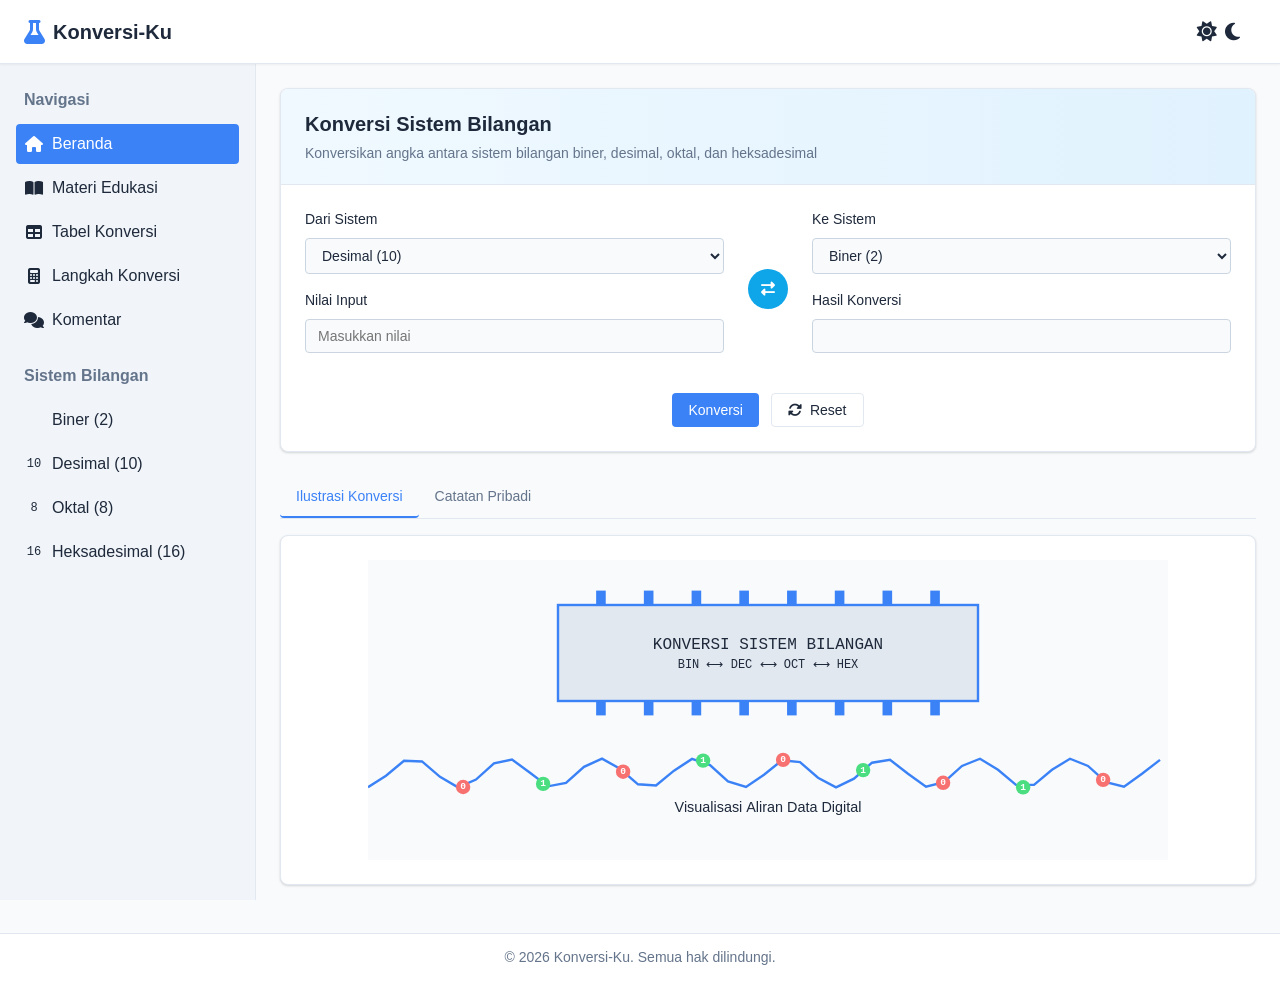
<file: index.html>
<!DOCTYPE html>
<html lang="id">
<head>
    <meta charset="UTF-8">
    <meta name="viewport" content="width=device-width, initial-scale=1.0">
    <title>Konversi-Ku | Edukasi Sistem Bilangan</title>
    <link rel="stylesheet" href="css/style.css">
    <link rel="stylesheet" href="css/dark-mode.css">
    <link rel="stylesheet" href="https://cdnjs.cloudflare.com/ajax/libs/font-awesome/6.4.0/css/all.min.css">
</head>
<body>
    <div class="container">
        <!-- Header -->
        <header>
            <div class="logo">
                <i class="fas fa-flask"></i>
                <h1>Konversi-Ku</h1>
            </div>
            <button id="dark-mode-toggle" class="dark-mode-toggle">
                <i class="fas fa-sun"></i>
                <i class="fas fa-moon"></i>
            </button>
            <button id="mobile-menu-toggle" class="mobile-menu-toggle">
                <i class="fas fa-bars"></i>
            </button>
        </header>

        <div class="content-wrapper">
            <!-- Sidebar -->
            <aside class="sidebar">
                <nav>
                    <h2>Navigasi</h2>
                    <ul>
                        <li class="active"><a href="index.html"><i class="fas fa-home"></i> Beranda</a></li>
                        <li><a href="pages/materi.html"><i class="fas fa-book-open"></i> Materi Edukasi</a></li>
                        <li><a href="pages/tabel-konversi.html"><i class="fas fa-table"></i> Tabel Konversi</a></li>
                        <li><a href="pages/langkah-konversi.html"><i class="fas fa-calculator"></i> Langkah Konversi</a></li>
                        <li><a href="pages/komentar.html"><i class="fas fa-comments"></i> Komentar</a></li>
                    </ul>

                    <h2>Sistem Bilangan</h2>
                    <ul>
                        <li><a href="#"><i class="fas fa-binary"></i> Biner (2)</a></li>
                        <li><a href="#"><span class="number-icon">10</span> Desimal (10)</a></li>
                        <li><a href="#"><span class="number-icon">8</span> Oktal (8)</a></li>
                        <li><a href="#"><span class="number-icon">16</span> Heksadesimal (16)</a></li>
                    </ul>
                </nav>
            </aside>

            <!-- Main Content -->
            <main>
                <div class="card konversi-card">
                    <div class="card-header">
                        <h2>Konversi Sistem Bilangan</h2>
                        <p>Konversikan angka antara sistem bilangan biner, desimal, oktal, dan heksadesimal</p>
                    </div>
                    <div class="card-body">
                        <div class="konversi-container">
                            <div class="konversi-input">
                                <div class="form-group">
                                    <label for="from-system">Dari Sistem</label>
                                    <select id="from-system">
                                        <option value="binary">Biner (2)</option>
                                        <option value="decimal" selected>Desimal (10)</option>
                                        <option value="octal">Oktal (8)</option>
                                        <option value="hexadecimal">Heksadesimal (16)</option>
                                    </select>
                                </div>
                                <div class="form-group">
                                    <label for="input-value">Nilai Input</label>
                                    <input type="text" id="input-value" placeholder="Masukkan nilai">
                                </div>
                            </div>

                            <div class="konversi-switch">
                                <button id="swap-button"><i class="fas fa-exchange-alt"></i></button>
                            </div>

                            <div class="konversi-output">
                                <div class="form-group">
                                    <label for="to-system">Ke Sistem</label>
                                    <select id="to-system">
                                        <option value="binary" selected>Biner (2)</option>
                                        <option value="decimal">Desimal (10)</option>
                                        <option value="octal">Oktal (8)</option>
                                        <option value="hexadecimal">Heksadesimal (16)</option>
                                    </select>
                                </div>
                                <div class="form-group">
                                    <label for="output-value">Hasil Konversi</label>
                                    <input type="text" id="output-value" readonly>
                                </div>
                            </div>
                        </div>

                        <div class="button-group">
                            <button id="convert-button" class="primary-button">Konversi</button>
                            <button id="reset-button" class="secondary-button"><i class="fas fa-sync-alt"></i> Reset</button>
                        </div>
                    </div>
                </div>

                <div class="tabs">
                    <div class="tab-header">
                        <button class="tab-button active" data-tab="ilustrasi">Ilustrasi Konversi</button>
                        <button class="tab-button" data-tab="catatan">Catatan Pribadi</button>
                    </div>
                    <div class="tab-content">
                        <div id="ilustrasi" class="tab-pane active">
                            <div class="card">
                                <div class="card-body">
                                    <canvas id="ilustrasi-canvas" width="800" height="300"></canvas>
                                </div>
                            </div>
                        </div>
                        <div id="catatan" class="tab-pane">
                            <div class="card">
                                <div class="card-body">
                                    <h3>Catatan Pribadi</h3>
                                    <textarea id="notes" placeholder="Tulis catatan pribadi Anda tentang konversi sistem bilangan di sini..."></textarea>
                                </div>
                            </div>
                        </div>
                    </div>
                </div>
            </main>
        </div>

        <!-- Footer -->
        <footer>
            <p>&copy; <span id="current-year"></span> Konversi-Ku. Semua hak dilindungi.</p>
        </footer>
    </div>

    <!-- Mobile Sidebar Overlay -->
    <div id="sidebar-overlay" class="sidebar-overlay"></div>

    <script src="js/main.js"></script>
    <script src="js/konversi.js"></script>
    <script src="js/ilustrasi.js"></script>
    <script src="js/dark-mode.js"></script>
</body>
</html>
</file>
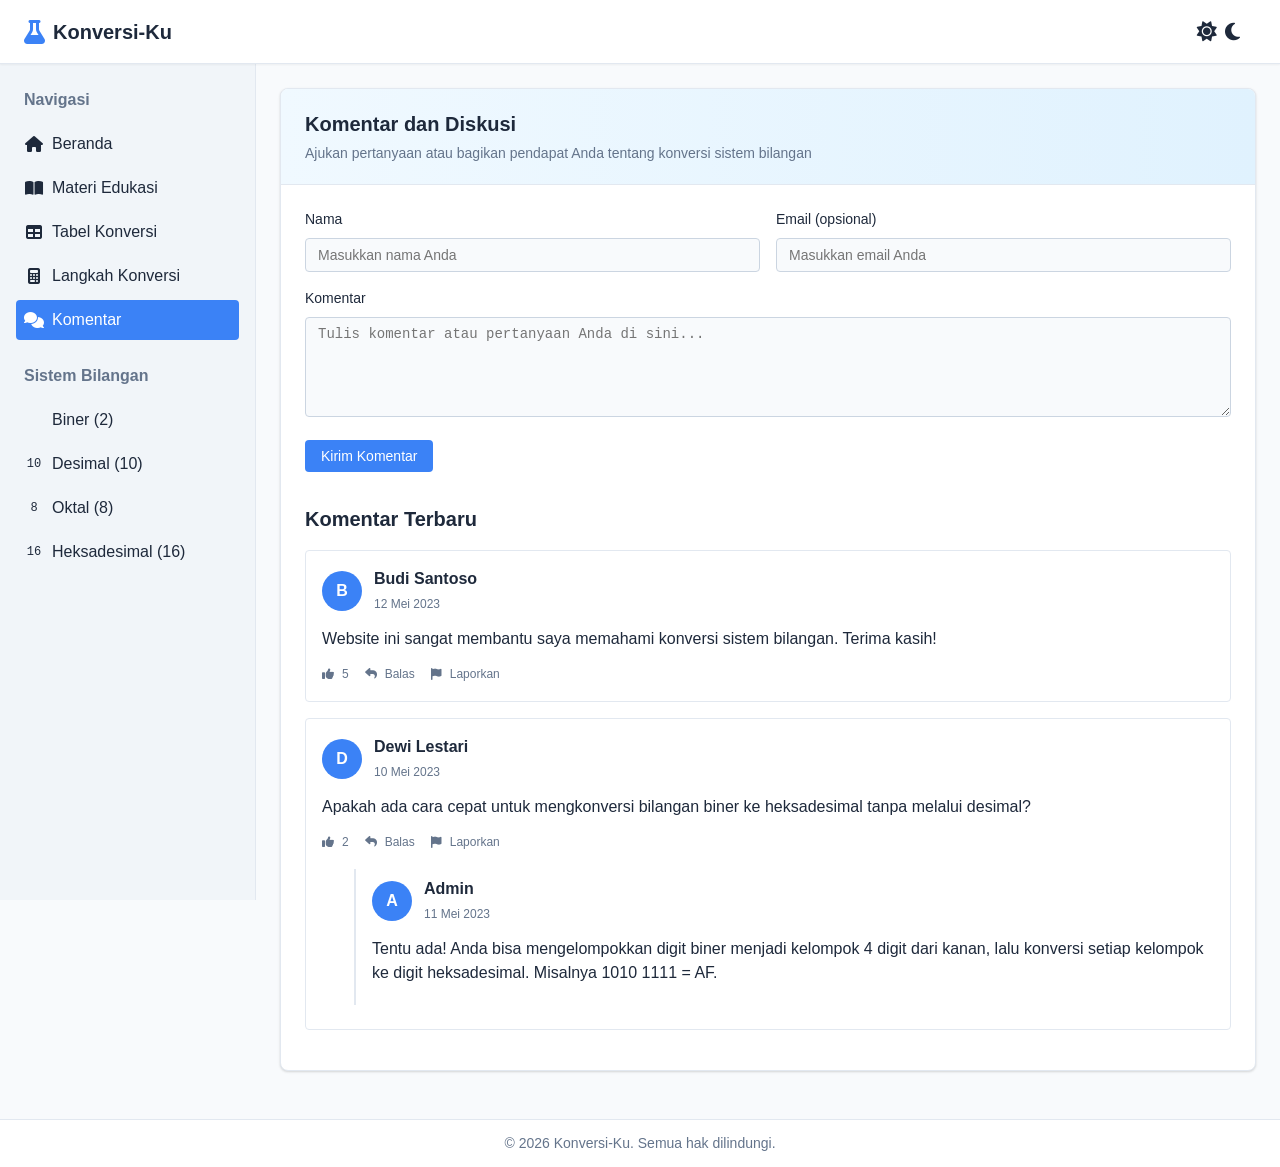
<file: pages/komentar.html>
<!DOCTYPE html>
<html lang="id">
<head>
    <meta charset="UTF-8">
    <meta name="viewport" content="width=device-width, initial-scale=1.0">
    <title>Komentar | Konversi-Ku</title>
    <link rel="stylesheet" href="../css/style.css">
    <link rel="stylesheet" href="../css/dark-mode.css">
    <link rel="stylesheet" href="https://cdnjs.cloudflare.com/ajax/libs/font-awesome/6.4.0/css/all.min.css">
</head>
<body>
    <div class="container">
        <!-- Header -->
        <header>
            <div class="logo">
                <i class="fas fa-flask"></i>
                <h1>Konversi-Ku</h1>
            </div>
            <button id="dark-mode-toggle" class="dark-mode-toggle">
                <i class="fas fa-sun"></i>
                <i class="fas fa-moon"></i>
            </button>
            <button id="mobile-menu-toggle" class="mobile-menu-toggle">
                <i class="fas fa-bars"></i>
            </button>
        </header>

        <div class="content-wrapper">
            <!-- Sidebar -->
            <aside class="sidebar">
                <nav>
                    <h2>Navigasi</h2>
                    <ul>
                        <li><a href="../index.html"><i class="fas fa-home"></i> Beranda</a></li>
                        <li><a href="materi.html"><i class="fas fa-book-open"></i> Materi Edukasi</a></li>
                        <li><a href="tabel-konversi.html"><i class="fas fa-table"></i> Tabel Konversi</a></li>
                        <li><a href="langkah-konversi.html"><i class="fas fa-calculator"></i> Langkah Konversi</a></li>
                        <li class="active"><a href="komentar.html"><i class="fas fa-comments"></i> Komentar</a></li>
                    </ul>

                    <h2>Sistem Bilangan</h2>
                    <ul>
                        <li><a href="#"><i class="fas fa-binary"></i> Biner (2)</a></li>
                        <li><a href="#"><span class="number-icon">10</span> Desimal (10)</a></li>
                        <li><a href="#"><span class="number-icon">8</span> Oktal (8)</a></li>
                        <li><a href="#"><span class="number-icon">16</span> Heksadesimal (16)</a></li>
                    </ul>
                </nav>
            </aside>

            <!-- Main Content -->
            <main>
                <div class="card">
                    <div class="card-header">
                        <h2>Komentar dan Diskusi</h2>
                        <p>Ajukan pertanyaan atau bagikan pendapat Anda tentang konversi sistem bilangan</p>
                    </div>
                    <div class="card-body">
                        <form id="comment-form" class="comment-form">
                            <div class="form-row">
                                <div class="form-group">
                                    <label for="nama">Nama</label>
                                    <input type="text" id="nama" placeholder="Masukkan nama Anda" required>
                                </div>
                                <div class="form-group">
                                    <label for="email">Email (opsional)</label>
                                    <input type="email" id="email" placeholder="Masukkan email Anda">
                                </div>
                            </div>
                            <div class="form-group">
                                <label for="komentar">Komentar</label>
                                <textarea id="komentar" placeholder="Tulis komentar atau pertanyaan Anda di sini..." required></textarea>
                            </div>
                            <button type="submit" class="primary-button">Kirim Komentar</button>
                        </form>

                        <div class="comments-section">
                            <h3>Komentar Terbaru</h3>
                            <div id="comments-container">
                                <!-- Komentar akan ditambahkan di sini oleh JavaScript -->
                                <div class="comment">
                                    <div class="comment-header">
                                        <div class="comment-avatar">B</div>
                                        <div class="comment-info">
                                            <h4>Budi Santoso</h4>
                                            <span class="comment-date">12 Mei 2023</span>
                                        </div>
                                    </div>
                                    <div class="comment-body">
                                        <p>Website ini sangat membantu saya memahami konversi sistem bilangan. Terima kasih!</p>
                                    </div>
                                    <div class="comment-actions">
                                        <button class="comment-action"><i class="fas fa-thumbs-up"></i> <span class="like-count">5</span></button>
                                        <button class="comment-action"><i class="fas fa-reply"></i> Balas</button>
                                        <button class="comment-action"><i class="fas fa-flag"></i> Laporkan</button>
                                    </div>
                                </div>

                                <div class="comment">
                                    <div class="comment-header">
                                        <div class="comment-avatar">D</div>
                                        <div class="comment-info">
                                            <h4>Dewi Lestari</h4>
                                            <span class="comment-date">10 Mei 2023</span>
                                        </div>
                                    </div>
                                    <div class="comment-body">
                                        <p>Apakah ada cara cepat untuk mengkonversi bilangan biner ke heksadesimal tanpa melalui desimal?</p>
                                    </div>
                                    <div class="comment-actions">
                                        <button class="comment-action"><i class="fas fa-thumbs-up"></i> <span class="like-count">2</span></button>
                                        <button class="comment-action"><i class="fas fa-reply"></i> Balas</button>
                                        <button class="comment-action"><i class="fas fa-flag"></i> Laporkan</button>
                                    </div>
                                    <div class="comment-replies">
                                        <div class="comment reply">
                                            <div class="comment-header">
                                                <div class="comment-avatar">A</div>
                                                <div class="comment-info">
                                                    <h4>Admin</h4>
                                                    <span class="comment-date">11 Mei 2023</span>
                                                </div>
                                            </div>
                                            <div class="comment-body">
                                                <p>Tentu ada! Anda bisa mengelompokkan digit biner menjadi kelompok 4 digit dari kanan, lalu konversi setiap kelompok ke digit heksadesimal. Misalnya 1010 1111 = AF.</p>
                                            </div>
                                        </div>
                                    </div>
                                </div>
                            </div>
                        </div>
                    </div>
                </div>
            </main>
        </div>

        <!-- Footer -->
        <footer>
            <p>&copy; <span id="current-year"></span> Konversi-Ku. Semua hak dilindungi.</p>
        </footer>
    </div>

    <!-- Mobile Sidebar Overlay -->
    <div id="sidebar-overlay" class="sidebar-overlay"></div>

    <script src="../js/main.js"></script>
    <script src="../js/dark-mode.js"></script>
    <script src="../js/komentar.js"></script>
</body>
</html>
</file>
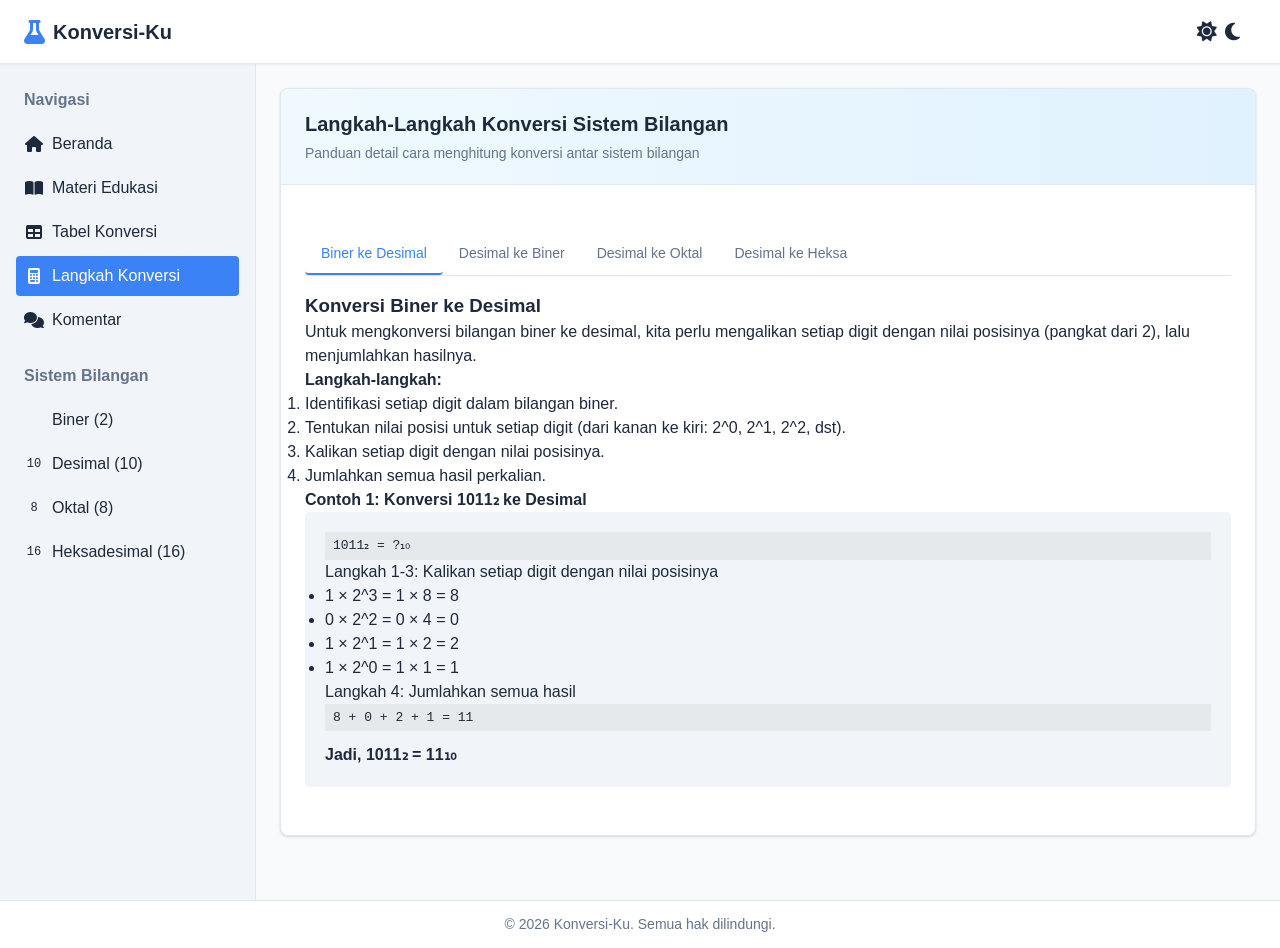
<file: pages/langkah-konversi.html>
<!DOCTYPE html>
<html lang="id">
<head>
    <meta charset="UTF-8">
    <meta name="viewport" content="width=device-width, initial-scale=1.0">
    <title>Langkah Konversi | Konversi-Ku</title>
    <link rel="stylesheet" href="../css/style.css">
    <link rel="stylesheet" href="../css/dark-mode.css">
    <link rel="stylesheet" href="https://cdnjs.cloudflare.com/ajax/libs/font-awesome/6.4.0/css/all.min.css">
</head>
<body>
    <div class="container">
        <!-- Header -->
        <header>
            <div class="logo">
                <i class="fas fa-flask"></i>
                <h1>Konversi-Ku</h1>
            </div>
            <button id="dark-mode-toggle" class="dark-mode-toggle">
                <i class="fas fa-sun"></i>
                <i class="fas fa-moon"></i>
            </button>
            <button id="mobile-menu-toggle" class="mobile-menu-toggle">
                <i class="fas fa-bars"></i>
            </button>
        </header>

        <div class="content-wrapper">
            <!-- Sidebar -->
            <aside class="sidebar">
                <nav>
                    <h2>Navigasi</h2>
                    <ul>
                        <li><a href="../index.html"><i class="fas fa-home"></i> Beranda</a></li>
                        <li><a href="materi.html"><i class="fas fa-book-open"></i> Materi Edukasi</a></li>
                        <li><a href="tabel-konversi.html"><i class="fas fa-table"></i> Tabel Konversi</a></li>
                        <li class="active"><a href="langkah-konversi.html"><i class="fas fa-calculator"></i> Langkah Konversi</a></li>
                        <li><a href="komentar.html"><i class="fas fa-comments"></i> Komentar</a></li>
                    </ul>

                    <h2>Sistem Bilangan</h2>
                    <ul>
                        <li><a href="#"><i class="fas fa-binary"></i> Biner (2)</a></li>
                        <li><a href="#"><span class="number-icon">10</span> Desimal (10)</a></li>
                        <li><a href="#"><span class="number-icon">8</span> Oktal (8)</a></li>
                        <li><a href="#"><span class="number-icon">16</span> Heksadesimal (16)</a></li>
                    </ul>
                </nav>
            </aside>

            <!-- Main Content -->
            <main>
                <div class="card">
                    <div class="card-header">
                        <h2>Langkah-Langkah Konversi Sistem Bilangan</h2>
                        <p>Panduan detail cara menghitung konversi antar sistem bilangan</p>
                    </div>
                    <div class="card-body">
                        <div class="tabs">
                            <div class="tab-header">
                                <button class="tab-button active" data-tab="biner-ke-desimal">Biner ke Desimal</button>
                                <button class="tab-button" data-tab="desimal-ke-biner">Desimal ke Biner</button>
                                <button class="tab-button" data-tab="desimal-ke-oktal">Desimal ke Oktal</button>
                                <button class="tab-button" data-tab="desimal-ke-heksa">Desimal ke Heksa</button>
                            </div>
                            <div class="tab-content">
                                <div id="biner-ke-desimal" class="tab-pane active">
                                    <h3>Konversi Biner ke Desimal</h3>
                                    <p>Untuk mengkonversi bilangan biner ke desimal, kita perlu mengalikan setiap digit dengan nilai posisinya (pangkat dari 2), lalu menjumlahkan hasilnya.</p>
                                    
                                    <h4>Langkah-langkah:</h4>
                                    <ol>
                                        <li>Identifikasi setiap digit dalam bilangan biner.</li>
                                        <li>Tentukan nilai posisi untuk setiap digit (dari kanan ke kiri: 2^0, 2^1, 2^2, dst).</li>
                                        <li>Kalikan setiap digit dengan nilai posisinya.</li>
                                        <li>Jumlahkan semua hasil perkalian.</li>
                                    </ol>
                                    
                                    <h4>Contoh 1: Konversi 1011₂ ke Desimal</h4>
                                    <div class="example-box">
                                        <p class="code">1011₂ = ?₁₀</p>
                                        <p>Langkah 1-3: Kalikan setiap digit dengan nilai posisinya</p>
                                        <ul>
                                            <li>1 × 2^3 = 1 × 8 = 8</li>
                                            <li>0 × 2^2 = 0 × 4 = 0</li>
                                            <li>1 × 2^1 = 1 × 2 = 2</li>
                                            <li>1 × 2^0 = 1 × 1 = 1</li>
                                        </ul>
                                        <p>Langkah 4: Jumlahkan semua hasil</p>
                                        <p class="code">8 + 0 + 2 + 1 = 11</p>
                                        <p class="result">Jadi, 1011₂ = 11₁₀</p>
                                    </div>
                                </div>
                                <div id="desimal-ke-biner" class="tab-pane">
                                    <h3>Konversi Desimal ke Biner</h3>
                                    <p>Untuk mengkonversi bilangan desimal ke biner, kita menggunakan metode pembagian berulang dengan 2 dan mencatat sisa pembagiannya.</p>
                                    
                                    <h4>Langkah-langkah:</h4>
                                    <ol>
                                        <li>Bagi bilangan desimal dengan 2.</li>
                                        <li>Catat sisa pembagian (0 atau 1).</li>
                                        <li>Bagi hasil pembagian dengan 2.</li>
                                        <li>Ulangi langkah 2 dan 3 sampai hasil pembagian menjadi 0.</li>
                                        <li>Baca sisa pembagian dari bawah ke atas untuk mendapatkan bilangan biner.</li>
                                    </ol>
                                    
                                    <h4>Contoh 1: Konversi 13₁₀ ke Biner</h4>
                                    <div class="example-box">
                                        <p class="code">13₁₀ = ?₂</p>
                                        <table class="conversion-table">
                                            <tbody>
                                                <tr>
                                                    <td>13 ÷ 2 = 6</td>
                                                    <td>sisa 1</td>
                                                </tr>
                                                <tr>
                                                    <td>6 ÷ 2 = 3</td>
                                                    <td>sisa 0</td>
                                                </tr>
                                                <tr>
                                                    <td>3 ÷ 2 = 1</td>
                                                    <td>sisa 1</td>
                                                </tr>
                                                <tr>
                                                    <td>1 ÷ 2 = 0</td>
                                                    <td>sisa 1</td>
                                                </tr>
                                            </tbody>
                                        </table>
                                        <p>Baca sisa pembagian dari bawah ke atas:</p>
                                        <p class="code">1101</p>
                                        <p class="result">Jadi, 13₁₀ = 1101₂</p>
                                    </div>
                                </div>
                                <div id="desimal-ke-oktal" class="tab-pane">
                                    <!-- Konten untuk Desimal ke Oktal -->
                                    <h3>Konversi Desimal ke Oktal</h3>
                                    <p>Untuk mengkonversi bilangan desimal ke oktal, kita menggunakan metode pembagian berulang dengan 8 dan mencatat sisa pembagiannya.</p>
                                    
                                    <h4>Langkah-langkah:</h4>
                                    <ol>
                                        <li>Bagi bilangan desimal dengan 8.</li>
                                        <li>Catat sisa pembagian (0-7).</li>
                                        <li>Bagi hasil pembagian dengan 8.</li>
                                        <li>Ulangi langkah 2 dan 3 sampai hasil pembagian menjadi 0.</li>
                                        <li>Baca sisa pembagian dari bawah ke atas untuk mendapatkan bilangan oktal.</li>
                                    </ol>
                                    
                                    <h4>Contoh 1: Konversi 42₁₀ ke Oktal</h4>
                                    <div class="example-box">
                                        <p class="code">42₁₀ = ?₈</p>
                                        <table class="conversion-table">
                                            <tbody>
                                                <tr>
                                                    <td>42 ÷ 8 = 5</td>
                                                    <td>sisa 2</td>
                                                </tr>
                                                <tr>
                                                    <td>5 ÷ 8 = 0</td>
                                                    <td>sisa 5</td>
                                                </tr>
                                            </tbody>
                                        </table>
                                        <p>Baca sisa pembagian dari bawah ke atas:</p>
                                        <p class="code">52</p>
                                        <p class="result">Jadi, 42₁₀ = 52₈</p>
                                    </div>
                                </div>
                                <div id="desimal-ke-heksa" class="tab-pane">
                                    <!-- Konten untuk Desimal ke Heksadesimal -->
                                    <h3>Konversi Desimal ke Heksadesimal</h3>
                                    <p>Untuk mengkonversi bilangan desimal ke heksadesimal, kita menggunakan metode pembagian berulang dengan 16 dan mencatat sisa pembagiannya. Untuk sisa pembagian 10-15, kita menggunakan huruf A-F.</p>
                                    
                                    <h4>Langkah-langkah:</h4>
                                    <ol>
                                        <li>Bagi bilangan desimal dengan 16.</li>
                                        <li>Catat sisa pembagian (0-9 atau A-F untuk 10-15).</li>
                                        <li>Bagi hasil pembagian dengan 16.</li>
                                        <li>Ulangi langkah 2 dan 3 sampai hasil pembagian menjadi 0.</li>
                                        <li>Baca sisa pembagian dari bawah ke atas untuk mendapatkan bilangan heksadesimal.</li>
                                    </ol>
                                    
                                    <h4>Contoh 1: Konversi 42₁₀ ke Heksadesimal</h4>
                                    <div class="example-box">
                                        <p class="code">42₁₀ = ?₁₆</p>
                                        <table class="conversion-table">
                                            <tbody>
                                                <tr>
                                                    <td>42 ÷ 16 = 2</td>
                                                    <td>sisa 10 (A)</td>
                                                </tr>
                                                <tr>
                                                    <td>2 ÷ 16 = 0</td>
                                                    <td>sisa 2</td>
                                                </tr>
                                            </tbody>
                                        </table>
                                        <p>Baca sisa pembagian dari bawah ke atas:</p>
                                        <p class="code">2A</p>
                                        <p class="result">Jadi, 42₁₀ = 2A₁₆</p>
                                    </div>
                                </div>
                            </div>
                        </div>
                    </div>
                </div>
            </main>
        </div>

        <!-- Footer -->
        <footer>
            <p>&copy; <span id="current-year"></span> Konversi-Ku. Semua hak dilindungi.</p>
        </footer>
    </div>

    <!-- Mobile Sidebar Overlay -->
    <div id="sidebar-overlay" class="sidebar-overlay"></div>

    <script src="../js/main.js"></script>
    <script src="../js/dark-mode.js"></script>
</body>
</html>
</file>
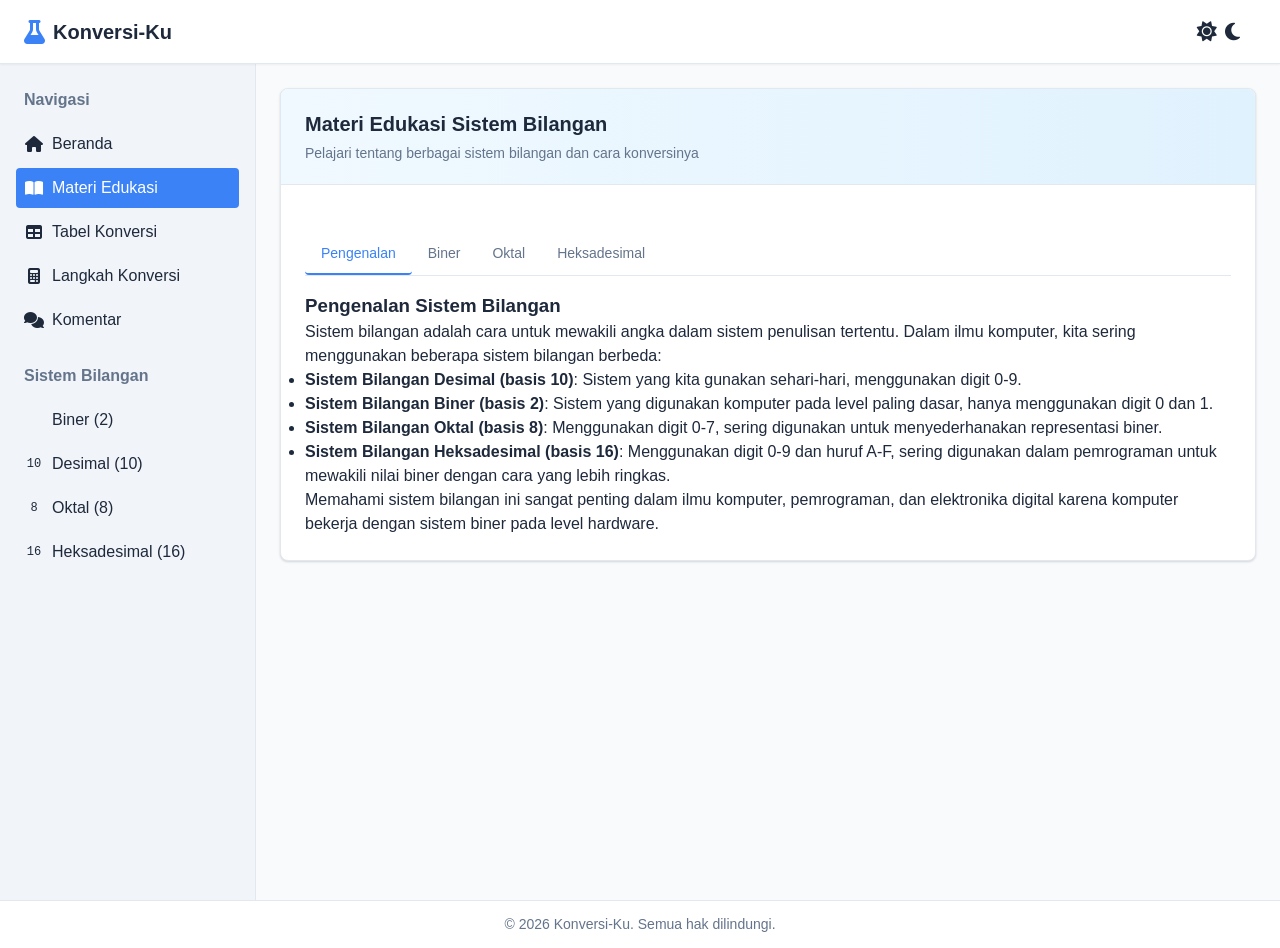
<file: pages/materi.html>
<!DOCTYPE html>
<html lang="id">
<head>
    <meta charset="UTF-8">
    <meta name="viewport" content="width=device-width, initial-scale=1.0">
    <title>Materi Edukasi | Konversi-Ku</title>
    <link rel="stylesheet" href="../css/style.css">
    <link rel="stylesheet" href="../css/dark-mode.css">
    <link rel="stylesheet" href="https://cdnjs.cloudflare.com/ajax/libs/font-awesome/6.4.0/css/all.min.css">
</head>
<body>
    <div class="container">
        <!-- Header -->
        <header>
            <div class="logo">
                <i class="fas fa-flask"></i>
                <h1>Konversi-Ku</h1>
            </div>
            <button id="dark-mode-toggle" class="dark-mode-toggle">
                <i class="fas fa-sun"></i>
                <i class="fas fa-moon"></i>
            </button>
            <button id="mobile-menu-toggle" class="mobile-menu-toggle">
                <i class="fas fa-bars"></i>
            </button>
        </header>

        <div class="content-wrapper">
            <!-- Sidebar -->
            <aside class="sidebar">
                <nav>
                    <h2>Navigasi</h2>
                    <ul>
                        <li><a href="../index.html"><i class="fas fa-home"></i> Beranda</a></li>
                        <li class="active"><a href="materi.html"><i class="fas fa-book-open"></i> Materi Edukasi</a></li>
                        <li><a href="tabel-konversi.html"><i class="fas fa-table"></i> Tabel Konversi</a></li>
                        <li><a href="langkah-konversi.html"><i class="fas fa-calculator"></i> Langkah Konversi</a></li>
                        <li><a href="komentar.html"><i class="fas fa-comments"></i> Komentar</a></li>
                    </ul>

                    <h2>Sistem Bilangan</h2>
                    <ul>
                        <li><a href="#"><i class="fas fa-binary"></i> Biner (2)</a></li>
                        <li><a href="#"><span class="number-icon">10</span> Desimal (10)</a></li>
                        <li><a href="#"><span class="number-icon">8</span> Oktal (8)</a></li>
                        <li><a href="#"><span class="number-icon">16</span> Heksadesimal (16)</a></li>
                    </ul>
                </nav>
            </aside>

            <!-- Main Content -->
            <main>
                <div class="card">
                    <div class="card-header">
                        <h2>Materi Edukasi Sistem Bilangan</h2>
                        <p>Pelajari tentang berbagai sistem bilangan dan cara konversinya</p>
                    </div>
                    <div class="card-body">
                        <div class="tabs">
                            <div class="tab-header">
                                <button class="tab-button active" data-tab="pengenalan">Pengenalan</button>
                                <button class="tab-button" data-tab="biner">Biner</button>
                                <button class="tab-button" data-tab="oktal">Oktal</button>
                                <button class="tab-button" data-tab="heksadesimal">Heksadesimal</button>
                            </div>
                            <div class="tab-content">
                                <div id="pengenalan" class="tab-pane active">
                                    <h3>Pengenalan Sistem Bilangan</h3>
                                    <p>Sistem bilangan adalah cara untuk mewakili angka dalam sistem penulisan tertentu. Dalam ilmu komputer, kita sering menggunakan beberapa sistem bilangan berbeda:</p>
                                    <ul>
                                        <li><strong>Sistem Bilangan Desimal (basis 10)</strong>: Sistem yang kita gunakan sehari-hari, menggunakan digit 0-9.</li>
                                        <li><strong>Sistem Bilangan Biner (basis 2)</strong>: Sistem yang digunakan komputer pada level paling dasar, hanya menggunakan digit 0 dan 1.</li>
                                        <li><strong>Sistem Bilangan Oktal (basis 8)</strong>: Menggunakan digit 0-7, sering digunakan untuk menyederhanakan representasi biner.</li>
                                        <li><strong>Sistem Bilangan Heksadesimal (basis 16)</strong>: Menggunakan digit 0-9 dan huruf A-F, sering digunakan dalam pemrograman untuk mewakili nilai biner dengan cara yang lebih ringkas.</li>
                                    </ul>
                                    <p>Memahami sistem bilangan ini sangat penting dalam ilmu komputer, pemrograman, dan elektronika digital karena komputer bekerja dengan sistem biner pada level hardware.</p>
                                </div>
                                <div id="biner" class="tab-pane">
                                    <h3>Sistem Bilangan Biner (Basis 2)</h3>
                                    <p>Sistem bilangan biner adalah sistem bilangan yang hanya menggunakan dua simbol, yaitu 0 dan 1. Ini adalah sistem bilangan yang digunakan oleh komputer pada level paling dasar.</p>
                                    
                                    <h4>Karakteristik Sistem Biner:</h4>
                                    <ul>
                                        <li>Basis (radix): 2</li>
                                        <li>Digit yang digunakan: 0, 1</li>
                                        <li>Setiap posisi mewakili pangkat dari 2 (2^0, 2^1, 2^2, ...)</li>
                                    </ul>
                                    
                                    <h4>Contoh Nilai Biner:</h4>
                                    <table class="data-table">
                                        <thead>
                                            <tr>
                                                <th>Biner</th>
                                                <th>Desimal</th>
                                                <th>Penjelasan</th>
                                            </tr>
                                        </thead>
                                        <tbody>
                                            <tr>
                                                <td class="text-center">1</td>
                                                <td class="text-center">1</td>
                                                <td>1 × 2^0 = 1</td>
                                            </tr>
                                            <tr>
                                                <td class="text-center">10</td>
                                                <td class="text-center">2</td>
                                                <td>1 × 2^1 + 0 × 2^0 = 2</td>
                                            </tr>
                                            <tr>
                                                <td class="text-center">101</td>
                                                <td class="text-center">5</td>
                                                <td>1 × 2^2 + 0 × 2^1 + 1 × 2^0 = 4 + 0 + 1 = 5</td>
                                            </tr>
                                            <tr>
                                                <td class="text-center">1010</td>
                                                <td class="text-center">10</td>
                                                <td>1 × 2^3 + 0 × 2^2 + 1 × 2^1 + 0 × 2^0 = 8 + 0 + 2 + 0 = 10</td>
                                            </tr>
                                        </tbody>
                                    </table>
                                </div>
                                <div id="oktal" class="tab-pane">
                                    <h3>Sistem Bilangan Oktal (Basis 8)</h3>
                                    <p>Sistem bilangan oktal adalah sistem bilangan dengan basis 8, yang menggunakan delapan simbol: 0, 1, 2, 3, 4, 5, 6, dan 7.</p>
                                    
                                    <h4>Karakteristik Sistem Oktal:</h4>
                                    <ul>
                                        <li>Basis (radix): 8</li>
                                        <li>Digit yang digunakan: 0, 1, 2, 3, 4, 5, 6, 7</li>
                                        <li>Setiap posisi mewakili pangkat dari 8 (8^0, 8^1, 8^2, ...)</li>
                                    </ul>
                                    
                                    <h4>Contoh Nilai Oktal:</h4>
                                    <table class="data-table">
                                        <thead>
                                            <tr>
                                                <th>Oktal</th>
                                                <th>Desimal</th>
                                                <th>Penjelasan</th>
                                            </tr>
                                        </thead>
                                        <tbody>
                                            <tr>
                                                <td class="text-center">7</td>
                                                <td class="text-center">7</td>
                                                <td>7 × 8^0 = 7</td>
                                            </tr>
                                            <tr>
                                                <td class="text-center">10</td>
                                                <td class="text-center">8</td>
                                                <td>1 × 8^1 + 0 × 8^0 = 8</td>
                                            </tr>
                                            <tr>
                                                <td class="text-center">17</td>
                                                <td class="text-center">15</td>
                                                <td>1 × 8^1 + 7 × 8^0 = 8 + 7 = 15</td>
                                            </tr>
                                            <tr>
                                                <td class="text-center">52</td>
                                                <td class="text-center">42</td>
                                                <td>5 × 8^1 + 2 × 8^0 = 40 + 2 = 42</td>
                                            </tr>
                                        </tbody>
                                    </table>
                                </div>
                                <div id="heksadesimal" class="tab-pane">
                                    <h3>Sistem Bilangan Heksadesimal (Basis 16)</h3>
                                    <p>Sistem bilangan heksadesimal adalah sistem bilangan dengan basis 16, yang menggunakan 16 simbol: 0-9 dan A-F (di mana A-F mewakili nilai 10-15).</p>
                                    
                                    <h4>Karakteristik Sistem Heksadesimal:</h4>
                                    <ul>
                                        <li>Basis (radix): 16</li>
                                        <li>Digit yang digunakan: 0, 1, 2, 3, 4, 5, 6, 7, 8, 9, A, B, C, D, E, F</li>
                                        <li>Setiap posisi mewakili pangkat dari 16 (16^0, 16^1, 16^2, ...)</li>
                                    </ul>
                                    
                                    <h4>Contoh Nilai Heksadesimal:</h4>
                                    <table class="data-table">
                                        <thead>
                                            <tr>
                                                <th>Heksadesimal</th>
                                                <th>Desimal</th>
                                                <th>Penjelasan</th>
                                            </tr>
                                        </thead>
                                        <tbody>
                                            <tr>
                                                <td class="text-center">F</td>
                                                <td class="text-center">15</td>
                                                <td>15 × 16^0 = 15</td>
                                            </tr>
                                            <tr>
                                                <td class="text-center">10</td>
                                                <td class="text-center">16</td>
                                                <td>1 × 16^1 + 0 × 16^0 = 16</td>
                                            </tr>
                                            <tr>
                                                <td class="text-center">1A</td>
                                                <td class="text-center">26</td>
                                                <td>1 × 16^1 + 10 × 16^0 = 16 + 10 = 26</td>
                                            </tr>
                                            <tr>
                                                <td class="text-center">2F</td>
                                                <td class="text-center">47</td>
                                                <td>2 × 16^1 + 15 × 16^0 = 32 + 15 = 47</td>
                                            </tr>
                                        </tbody>
                                    </table>
                                </div>
                            </div>
                        </div>
                    </div>
                </div>
            </main>
        </div>

        <!-- Footer -->
        <footer>
            <p>&copy; <span id="current-year"></span> Konversi-Ku. Semua hak dilindungi.</p>
        </footer>
    </div>

    <!-- Mobile Sidebar Overlay -->
    <div id="sidebar-overlay" class="sidebar-overlay"></div>

    <script src="../js/main.js"></script>
    <script src="../js/dark-mode.js"></script>
</body>
</html>
</file>
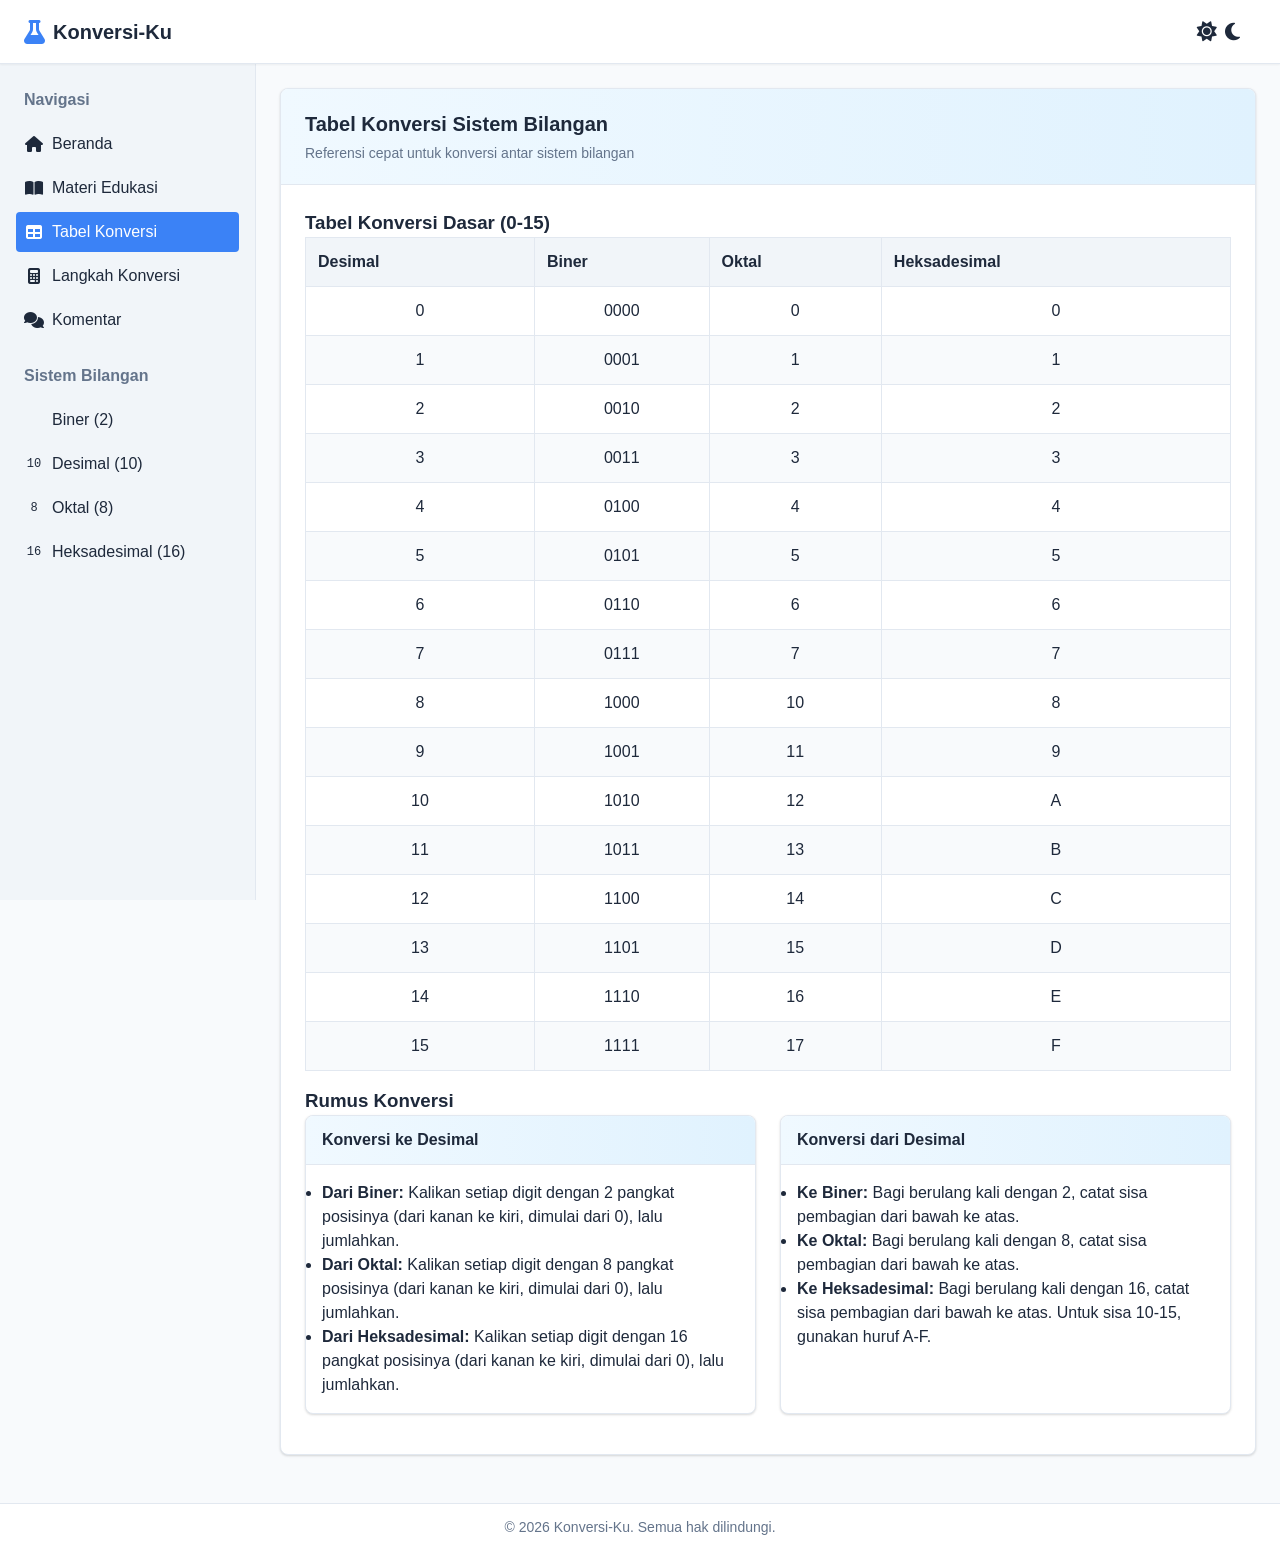
<file: pages/tabel-konversi.html>
<!DOCTYPE html>
<html lang="id">
<head>
    <meta charset="UTF-8">
    <meta name="viewport" content="width=device-width, initial-scale=1.0">
    <title>Tabel Konversi | Konversi-Ku</title>
    <link rel="stylesheet" href="../css/style.css">
    <link rel="stylesheet" href="../css/dark-mode.css">
    <link rel="stylesheet" href="https://cdnjs.cloudflare.com/ajax/libs/font-awesome/6.4.0/css/all.min.css">
</head>
<body>
    <div class="container">
        <!-- Header -->
        <header>
            <div class="logo">
                <i class="fas fa-flask"></i>
                <h1>Konversi-Ku</h1>
            </div>
            <button id="dark-mode-toggle" class="dark-mode-toggle">
                <i class="fas fa-sun"></i>
                <i class="fas fa-moon"></i>
            </button>
            <button id="mobile-menu-toggle" class="mobile-menu-toggle">
                <i class="fas fa-bars"></i>
            </button>
        </header>

        <div class="content-wrapper">
            <!-- Sidebar -->
            <aside class="sidebar">
                <nav>
                    <h2>Navigasi</h2>
                    <ul>
                        <li><a href="../index.html"><i class="fas fa-home"></i> Beranda</a></li>
                        <li><a href="materi.html"><i class="fas fa-book-open"></i> Materi Edukasi</a></li>
                        <li class="active"><a href="tabel-konversi.html"><i class="fas fa-table"></i> Tabel Konversi</a></li>
                        <li><a href="langkah-konversi.html"><i class="fas fa-calculator"></i> Langkah Konversi</a></li>
                        <li><a href="komentar.html"><i class="fas fa-comments"></i> Komentar</a></li>
                    </ul>

                    <h2>Sistem Bilangan</h2>
                    <ul>
                        <li><a href="#"><i class="fas fa-binary"></i> Biner (2)</a></li>
                        <li><a href="#"><span class="number-icon">10</span> Desimal (10)</a></li>
                        <li><a href="#"><span class="number-icon">8</span> Oktal (8)</a></li>
                        <li><a href="#"><span class="number-icon">16</span> Heksadesimal (16)</a></li>
                    </ul>
                </nav>
            </aside>

            <!-- Main Content -->
            <main>
                <div class="card">
                    <div class="card-header">
                        <h2>Tabel Konversi Sistem Bilangan</h2>
                        <p>Referensi cepat untuk konversi antar sistem bilangan</p>
                    </div>
                    <div class="card-body">
                        <div class="section">
                            <h3>Tabel Konversi Dasar (0-15)</h3>
                            <div class="table-responsive">
                                <table class="data-table">
                                    <thead>
                                        <tr>
                                            <th>Desimal</th>
                                            <th>Biner</th>
                                            <th>Oktal</th>
                                            <th>Heksadesimal</th>
                                        </tr>
                                    </thead>
                                    <tbody>
                                        <tr>
                                            <td class="text-center">0</td>
                                            <td class="text-center">0000</td>
                                            <td class="text-center">0</td>
                                            <td class="text-center">0</td>
                                        </tr>
                                        <tr>
                                            <td class="text-center">1</td>
                                            <td class="text-center">0001</td>
                                            <td class="text-center">1</td>
                                            <td class="text-center">1</td>
                                        </tr>
                                        <tr>
                                            <td class="text-center">2</td>
                                            <td class="text-center">0010</td>
                                            <td class="text-center">2</td>
                                            <td class="text-center">2</td>
                                        </tr>
                                        <tr>
                                            <td class="text-center">3</td>
                                            <td class="text-center">0011</td>
                                            <td class="text-center">3</td>
                                            <td class="text-center">3</td>
                                        </tr>
                                        <tr>
                                            <td class="text-center">4</td>
                                            <td class="text-center">0100</td>
                                            <td class="text-center">4</td>
                                            <td class="text-center">4</td>
                                        </tr>
                                        <tr>
                                            <td class="text-center">5</td>
                                            <td class="text-center">0101</td>
                                            <td class="text-center">5</td>
                                            <td class="text-center">5</td>
                                        </tr>
                                        <tr>
                                            <td class="text-center">6</td>
                                            <td class="text-center">0110</td>
                                            <td class="text-center">6</td>
                                            <td class="text-center">6</td>
                                        </tr>
                                        <tr>
                                            <td class="text-center">7</td>
                                            <td class="text-center">0111</td>
                                            <td class="text-center">7</td>
                                            <td class="text-center">7</td>
                                        </tr>
                                        <tr>
                                            <td class="text-center">8</td>
                                            <td class="text-center">1000</td>
                                            <td class="text-center">10</td>
                                            <td class="text-center">8</td>
                                        </tr>
                                        <tr>
                                            <td class="text-center">9</td>
                                            <td class="text-center">1001</td>
                                            <td class="text-center">11</td>
                                            <td class="text-center">9</td>
                                        </tr>
                                        <tr>
                                            <td class="text-center">10</td>
                                            <td class="text-center">1010</td>
                                            <td class="text-center">12</td>
                                            <td class="text-center">A</td>
                                        </tr>
                                        <tr>
                                            <td class="text-center">11</td>
                                            <td class="text-center">1011</td>
                                            <td class="text-center">13</td>
                                            <td class="text-center">B</td>
                                        </tr>
                                        <tr>
                                            <td class="text-center">12</td>
                                            <td class="text-center">1100</td>
                                            <td class="text-center">14</td>
                                            <td class="text-center">C</td>
                                        </tr>
                                        <tr>
                                            <td class="text-center">13</td>
                                            <td class="text-center">1101</td>
                                            <td class="text-center">15</td>
                                            <td class="text-center">D</td>
                                        </tr>
                                        <tr>
                                            <td class="text-center">14</td>
                                            <td class="text-center">1110</td>
                                            <td class="text-center">16</td>
                                            <td class="text-center">E</td>
                                        </tr>
                                        <tr>
                                            <td class="text-center">15</td>
                                            <td class="text-center">1111</td>
                                            <td class="text-center">17</td>
                                            <td class="text-center">F</td>
                                        </tr>
                                    </tbody>
                                </table>
                            </div>
                        </div>

                        <div class="section">
                            <h3>Rumus Konversi</h3>
                            <div class="grid-2">
                                <div class="card inner-card">
                                    <div class="card-header">
                                        <h4>Konversi ke Desimal</h4>
                                    </div>
                                    <div class="card-body">
                                        <ul>
                                            <li><strong>Dari Biner:</strong> Kalikan setiap digit dengan 2 pangkat posisinya (dari kanan ke kiri, dimulai dari 0), lalu jumlahkan.</li>
                                            <li><strong>Dari Oktal:</strong> Kalikan setiap digit dengan 8 pangkat posisinya (dari kanan ke kiri, dimulai dari 0), lalu jumlahkan.</li>
                                            <li><strong>Dari Heksadesimal:</strong> Kalikan setiap digit dengan 16 pangkat posisinya (dari kanan ke kiri, dimulai dari 0), lalu jumlahkan.</li>
                                        </ul>
                                    </div>
                                </div>

                                <div class="card inner-card">
                                    <div class="card-header">
                                        <h4>Konversi dari Desimal</h4>
                                    </div>
                                    <div class="card-body">
                                        <ul>
                                            <li><strong>Ke Biner:</strong> Bagi berulang kali dengan 2, catat sisa pembagian dari bawah ke atas.</li>
                                            <li><strong>Ke Oktal:</strong> Bagi berulang kali dengan 8, catat sisa pembagian dari bawah ke atas.</li>
                                            <li><strong>Ke Heksadesimal:</strong> Bagi berulang kali dengan 16, catat sisa pembagian dari bawah ke atas. Untuk sisa 10-15, gunakan huruf A-F.</li>
                                        </ul>
                                    </div>
                                </div>
                            </div>
                        </div>
                    </div>
                </div>
            </main>
        </div>

        <!-- Footer -->
        <footer>
            <p>&copy; <span id="current-year"></span> Konversi-Ku. Semua hak dilindungi.</p>
        </footer>
    </div>

    <!-- Mobile Sidebar Overlay -->
    <div id="sidebar-overlay" class="sidebar-overlay"></div>

    <script src="../js/main.js"></script>
    <script src="../js/dark-mode.js"></script>
</body>
</html>
</file>
<file: css/style.css>
/* Reset dan Dasar */
* {
    margin: 0;
    padding: 0;
    box-sizing: border-box;
}

:root {
    /* Warna Tema */
    --primary-color: #3b82f6;
    --primary-hover: #2563eb;
    --secondary-color: #64748b;
    --accent-color: #0ea5e9;
    
    /* Warna Latar */
    --bg-color: #f8fafc;
    --card-bg: #ffffff;
    --sidebar-bg: #f1f5f9;
    
    /* Warna Teks */
    --text-color: #1e293b;
    --text-muted: #64748b;
    --text-light: #94a3b8;
    
    /* Warna Batas */
    --border-color: #e2e8f0;
    
    /* Warna Komponen */
    --input-bg: #f8fafc;
    --input-border: #cbd5e1;
    --input-focus: #3b82f6;
    
    /* Bayangan */
    --shadow-sm: 0 1px 2px 0 rgba(0, 0, 0, 0.05);
    --shadow: 0 1px 3px 0 rgba(0, 0, 0, 0.1), 0 1px 2px 0 rgba(0, 0, 0, 0.06);
    --shadow-md: 0 4px 6px -1px rgba(0, 0, 0, 0.1), 0 2px 4px -1px rgba(0, 0, 0, 0.06);
    --shadow-lg: 0 10px 15px -3px rgba(0, 0, 0, 0.1), 0 4px 6px -2px rgba(0, 0, 0, 0.05);
    
    /* Radius */
    --radius-sm: 0.125rem;
    --radius: 0.25rem;
    --radius-md: 0.375rem;
    --radius-lg: 0.5rem;
    
    /* Transisi */
    --transition: all 0.2s ease-in-out;
    
    /* Ukuran */
    --header-height: 4rem;
    --sidebar-width: 16rem;
    --footer-height: 3rem;
}

body {
    font-family: 'Segoe UI', Tahoma, Geneva, Verdana, sans-serif;
    background-color: var(--bg-color);
    color: var(--text-color);
    line-height: 1.5;
}

/* Layout */
.container {
    min-height: 100vh;
    display: flex;
    flex-direction: column;
}

header {
    height: var(--header-height);
    background-color: var(--card-bg);
    border-bottom: 1px solid var(--border-color);
    display: flex;
    align-items: center;
    padding: 0 1.5rem;
    position: sticky;
    top: 0;
    z-index: 100;
    box-shadow: var(--shadow-sm);
}

.logo {
    display: flex;
    align-items: center;
    gap: 0.5rem;
    font-weight: 600;
}

.logo i {
    font-size: 1.5rem;
    color: var(--primary-color);
}

.logo h1 {
    font-size: 1.25rem;
}

.content-wrapper {
    display: flex;
    flex: 1;
}

.sidebar {
    width: var(--sidebar-width);
    background-color: var(--sidebar-bg);
    border-right: 1px solid var(--border-color);
    padding: 1.5rem 1rem;
    overflow-y: auto;
    position: sticky;
    top: var(--header-height);
    height: calc(100vh - var(--header-height));
}

main {
    flex: 1;
    padding: 1.5rem;
    overflow-y: auto;
}

footer {
    height: var(--footer-height);
    background-color: var(--card-bg);
    border-top: 1px solid var(--border-color);
    display: flex;
    align-items: center;
    justify-content: center;
    padding: 0 1.5rem;
    color: var(--text-muted);
    font-size: 0.875rem;
}

/* Navigasi */
.sidebar h2 {
    font-size: 1rem;
    color: var(--text-muted);
    margin-bottom: 0.75rem;
    padding-left: 0.5rem;
}

.sidebar ul {
    list-style: none;
    margin-bottom: 1.5rem;
}

.sidebar li {
    margin-bottom: 0.25rem;
}

.sidebar a {
    display: flex;
    align-items: center;
    gap: 0.5rem;
    padding: 0.5rem;
    border-radius: var(--radius);
    color: var(--text-color);
    text-decoration: none;
    transition: var(--transition);
}

.sidebar a:hover {
    background-color: rgba(0, 0, 0, 0.05);
}

.sidebar li.active a {
    background-color: var(--primary-color);
    color: white;
}

.sidebar i {
    width: 1.25rem;
    text-align: center;
}

.number-icon {
    display: inline-flex;
    align-items: center;
    justify-content: center;
    width: 1.25rem;
    height: 1.25rem;
    font-size: 0.75rem;
    font-family: monospace;
}

/* Kartu */
.card {
    background-color: var(--card-bg);
    border-radius: var(--radius-lg);
    border: 1px solid var(--border-color);
    box-shadow: var(--shadow);
    overflow: hidden;
    margin-bottom: 1.5rem;
}

.card-header {
    padding: 1.25rem 1.5rem;
    border-bottom: 1px solid var(--border-color);
    background: linear-gradient(to right, #f0f9ff, #e0f2fe);
}

.card-header h2 {
    font-size: 1.25rem;
    margin-bottom: 0.25rem;
}

.card-header p {
    color: var(--text-muted);
    font-size: 0.875rem;
}

.card-body {
    padding: 1.5rem;
}

.inner-card {
    margin-bottom: 1rem;
}

.inner-card .card-header {
    padding: 0.75rem 1rem;
}

.inner-card .card-header h4 {
    font-size: 1rem;
    margin: 0;
}

.inner-card .card-body {
    padding: 1rem;
}

/* Formulir */
.form-group {
    margin-bottom: 1rem;
}

.form-row {
    display: grid;
    grid-template-columns: 1fr;
    gap: 1rem;
}

@media (min-width: 768px) {
    .form-row {
        grid-template-columns: 1fr 1fr;
    }
}

label {
    display: block;
    margin-bottom: 0.5rem;
    font-size: 0.875rem;
    font-weight: 500;
}

input, select, textarea {
    width: 100%;
    padding: 0.5rem 0.75rem;
    border: 1px solid var(--input-border);
    border-radius: var(--radius);
    background-color: var(--input-bg);
    color: var(--text-color);
    font-size: 0.875rem;
    transition: var(--transition);
}

input:focus, select:focus, textarea:focus {
    outline: none;
    border-color: var(--input-focus);
    box-shadow: 0 0 0 3px rgba(59, 130, 246, 0.1);
}

textarea {
    min-height: 100px;
    resize: vertical;
}

/* Tombol */
button {
    cursor: pointer;
    font-size: 0.875rem;
    font-weight: 500;
    padding: 0.5rem 1rem;
    border-radius: var(--radius);
    transition: var(--transition);
    display: inline-flex;
    align-items: center;
    justify-content: center;
    gap: 0.5rem;
}

.primary-button {
    background-color: var(--primary-color);
    color: white;
    border: none;
}

.primary-button:hover {
    background-color: var(--primary-hover);
}

.secondary-button {
    background-color: transparent;
    color: var(--text-color);
    border: 1px solid var(--border-color);
}

.secondary-button:hover {
    background-color: rgba(0, 0, 0, 0.05);
}

.button-group {
    display: flex;
    gap: 0.75rem;
    justify-content: center;
    margin-top: 1.5rem;
}

/* Konversi Panel */
.konversi-container {
    display: grid;
    grid-template-columns: 1fr;
    gap: 1.5rem;
}

@media (min-width: 768px) {
    .konversi-container {
        grid-template-columns: 1fr auto 1fr;
        align-items: center;
    }
}

.konversi-switch {
    display: flex;
    justify-content: center;
    align-items: center;
}

.konversi-switch button {
    width: 2.5rem;
    height: 2.5rem;
    border-radius: 50%;
    background-color: var(--accent-color);
    color: white;
    border: none;
    display: flex;
    align-items: center;
    justify-content: center;
    transition: var(--transition);
}

.konversi-switch button:hover {
    transform: rotate(180deg);
    background-color: var(--primary-color);
}

/* Tabs */
.tabs {
    margin-top: 1.5rem;
}

.tab-header {
    display: flex;
    border-bottom: 1px solid var(--border-color);
    margin-bottom: 1rem;
}

.tab-button {
    padding: 0.75rem 1rem;
    background: none;
    border: none;
    border-bottom: 2px solid transparent;
    color: var(--text-muted);
    font-weight: 500;
}

.tab-button:hover {
    color: var(--primary-color);
}

.tab-button.active {
    color: var(--primary-color);
    border-bottom-color: var(--primary-color);
}

.tab-pane {
    display: none;
}

.tab-pane.active {
    display: block;
}

/* Tabel */
.table-responsive {
    overflow-x: auto;
}

.data-table {
    width: 100%;
    border-collapse: collapse;
    margin-bottom: 1rem;
}

.data-table th, .data-table td {
    padding: 0.75rem;
    border: 1px solid var(--border-color);
}

.data-table th {
    background-color: var(--sidebar-bg);
    font-weight: 600;
    text-align: left;
}

.data-table tr:nth-child(even) {
    background-color: var(--input-bg);
}

.text-center {
    text-align: center;
}

/* Grid */
.grid-2 {
    display: grid;
    grid-template-columns: 1fr;
    gap: 1.5rem;
}

@media (min-width: 768px) {
    .grid-2 {
        grid-template-columns: 1fr 1fr;
    }
}

/* Contoh Box */
.example-box {
    background-color: var(--sidebar-bg);
    border-radius: var(--radius);
    padding: 1.25rem;
    margin-bottom: 1.5rem;
}

.code {
    font-family: monospace;
    background-color: rgba(0, 0, 0, 0.05);
    padding: 0.25rem 0.5rem;
    border-radius: var(--radius-sm);
}

.result {
    font-weight: 700;
    margin-top: 0.75rem;
}

.conversion-table {
    border-collapse: collapse;
    margin: 1rem 0;
}

.conversion-table td {
    padding: 0.5rem 1rem;
    border: 1px solid var(--border-color);
}

/* Komentar */
.comment-form {
    margin-bottom: 2rem;
}

.comments-section h3 {
    margin-bottom: 1rem;
    font-size: 1.25rem;
}

.comment {
    border: 1px solid var(--border-color);
    border-radius: var(--radius);
    padding: 1rem;
    margin-bottom: 1rem;
}

.comment-header {
    display: flex;
    align-items: center;
    gap: 0.75rem;
    margin-bottom: 0.75rem;
}

.comment-avatar {
    width: 2.5rem;
    height: 2.5rem;
    border-radius: 50%;
    background-color: var(--primary-color);
    color: white;
    display: flex;
    align-items: center;
    justify-content: center;
    font-weight: 600;
}

.comment-info h4 {
    font-size: 1rem;
    margin: 0;
}

.comment-date {
    font-size: 0.75rem;
    color: var(--text-muted);
}

.comment-body {
    margin-bottom: 0.75rem;
}

.comment-actions {
    display: flex;
    gap: 1rem;
}

.comment-action {
    background: none;
    border: none;
    color: var(--text-muted);
    font-size: 0.75rem;
    padding: 0.25rem 0;
}

.comment-action:hover {
    color: var(--primary-color);
}

.comment-replies {
    margin-top: 1rem;
    margin-left: 2rem;
    border-left: 2px solid var(--border-color);
    padding-left: 1rem;
}

.comment.reply {
    border: none;
    padding: 0.5rem 0;
    margin-bottom: 0.5rem;
}

/* Responsif */
.mobile-menu-toggle, .dark-mode-toggle {
    background: none;
    border: none;
    font-size: 1.25rem;
    color: var(--text-color);
    cursor: pointer;
}

.mobile-menu-toggle {
    display: none;
    margin-right: auto;
    margin-left: 1rem;
}

.dark-mode-toggle {
    margin-left: auto;
}

.sidebar-overlay {
    display: none;
    position: fixed;
    top: 0;
    left: 0;
    width: 100%;
    height: 100%;
    background-color: rgba(0, 0, 0, 0.5);
    z-index: 90;
}

@media (max-width: 768px) {
    .mobile-menu-toggle {
        display: block;
    }
    
    .sidebar {
        position: fixed;
        left: -100%;
        top: 0;
        height: 100%;
        z-index: 100;
        transition: left 0.3s ease;
        box-shadow: var(--shadow-lg);
    }
    
    .sidebar.active {
        left: 0;
    }
    
    .sidebar-overlay.active {
        display: block;
    }
}
</file>
<file: css/dark-mode.css>
/* Mode Gelap */
body.dark-mode {
    --primary-color: #3b82f6;
    --primary-hover: #60a5fa;
    --secondary-color: #94a3b8;
    --accent-color: #0ea5e9;
    
    --bg-color: #0f172a;
    --card-bg: #1e293b;
    --sidebar-bg: #1e293b;
    
    --text-color: #e2e8f0;
    --text-muted: #94a3b8;
    --text-light: #cbd5e1;
    
    --border-color: #334155;
    
    --input-bg: #1e293b;
    --input-border: #475569;
    --input-focus: #3b82f6;
}

body.dark-mode .card-header {
    background: linear-gradient(to right, #0f172a, #1e293b);
}

body.dark-mode .data-table th {
    background-color: #334155;
}

body.dark-mode .data-table tr:nth-child(even) {
    background-color: #1e293b;
}

body.dark-mode .example-box {
    background-color: #334155;
}

body.dark-mode .code {
    background-color: rgba(255, 255, 255, 0.1);
}

body.dark-mode .fa-sun {
    display: none;
}

body.dark-mode .fa-moon {
    display: inline-block;
}

.fa-moon {
    display: none;
}
</file>
